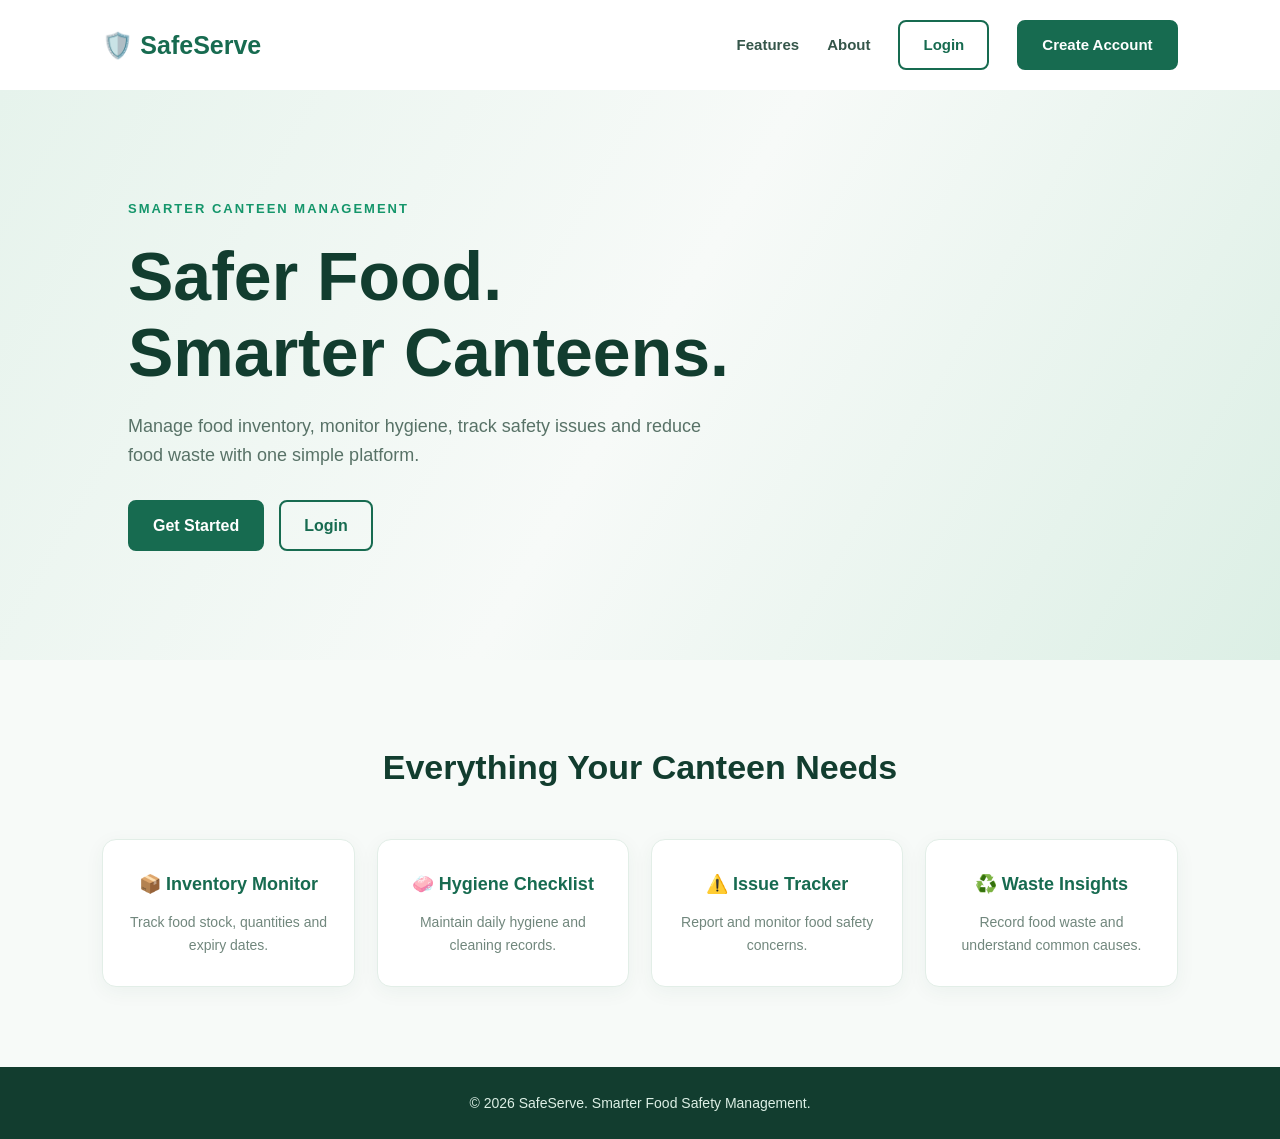
<file: index.html>
<!DOCTYPE html>
<html lang="en">
<head>
    <meta charset="UTF-8">
    <meta name="viewport" content="width=device-width, initial-scale=1.0">
    <title>SafeServe | Smart Canteen Management</title>
    <link rel="stylesheet" href="style.css">
</head>
<body>

    <header class="navbar">
        <div class="logo">🛡️ SafeServe</div>
        <nav>
            <a href="#features">Features</a>
            <a href="#about">About</a>
            <a href="login.html" class="btn-outline">Login</a>
            <a href="register.html" class="btn-primary">Create Account</a>
        </nav>
    </header>

    <main class="hero">
        <div class="hero-content">
            <p class="tagline">SMARTER CANTEEN MANAGEMENT</p>
            <h1>Safer Food.<br>Smarter Canteens.</h1>
            <p>
                Manage food inventory, monitor hygiene,
                track safety issues and reduce food waste
                with one simple platform.
            </p>

            <div class="hero-buttons">
                <a href="register.html" class="btn-primary">
                    Get Started
                </a>
                <a href="login.html" class="btn-outline">
                    Login
                </a>
            </div>
        </div>
    </main>

    <section id="features" class="features">
        <h2>Everything Your Canteen Needs</h2>

        <div class="feature-grid">
            <div class="feature-card">
                <h3>📦 Inventory Monitor</h3>
                <p>Track food stock, quantities and expiry dates.</p>
            </div>

            <div class="feature-card">
                <h3>🧼 Hygiene Checklist</h3>
                <p>Maintain daily hygiene and cleaning records.</p>
            </div>

            <div class="feature-card">
                <h3>⚠️ Issue Tracker</h3>
                <p>Report and monitor food safety concerns.</p>
            </div>

            <div class="feature-card">
                <h3>♻️ Waste Insights</h3>
                <p>Record food waste and understand common causes.</p>
            </div>
        </div>
    </section>

    <footer id="about">
        <p>© 2026 SafeServe. Smarter Food Safety Management.</p>
    </footer>

</body>
</html>
</file>
<file: style.css>
/* ===== GLOBAL STYLES ===== */

* {
    margin: 0;
    padding: 0;
    box-sizing: border-box;
}

html {
    scroll-behavior: smooth;
}

body {
    font-family: 'Segoe UI', Arial, sans-serif;
    background: #f7faf8;
    color: #183b30;
    line-height: 1.6;
}

/* ===== NAVBAR ===== */

.navbar {
    display: flex;
    justify-content: space-between;
    align-items: center;
    padding: 20px 8%;
    background: #ffffff;
    box-shadow: 0 2px 12px rgba(0, 0, 0, 0.05);
}

.logo {
    font-size: 25px;
    font-weight: 800;
    color: #176b50;
}

.navbar nav {
    display: flex;
    align-items: center;
    gap: 28px;
}

.navbar nav a {
    text-decoration: none;
    color: #35564a;
    font-size: 15px;
    font-weight: 600;
    transition: 0.3s;
}

.navbar nav a:hover {
    color: #15966b;
}

/* ===== BUTTONS ===== */

.btn-primary,
.btn-outline {
    display: inline-block;
    padding: 11px 23px;
    border-radius: 8px;
    text-decoration: none;
    font-weight: 700;
    transition: 0.3s;
}

.btn-primary {
    background: #176b50;
    color: white !important;
    border: 2px solid #176b50;
}

.btn-primary:hover {
    background: #10513c;
    border-color: #10513c;
    transform: translateY(-2px);
}

.btn-outline {
    border: 2px solid #176b50;
    color: #176b50 !important;
    background: transparent;
}

.btn-outline:hover {
    background: #e6f3ec;
    transform: translateY(-2px);
}

/* ===== HERO SECTION ===== */

.hero {
    min-height: 570px;
    display: flex;
    align-items: center;
    padding: 80px 10%;
    background: linear-gradient(
        120deg,
        #e6f3ec,
        #f7faf8,
        #dcefe5
    );
}

.hero-content {
    max-width: 700px;
}

.tagline {
    color: #15966b;
    font-size: 13px;
    font-weight: 800;
    letter-spacing: 2px;
    margin-bottom: 18px;
}

.hero h1 {
    font-size: clamp(42px, 6vw, 68px);
    line-height: 1.12;
    color: #123d2f;
    margin-bottom: 22px;
}

.hero-content > p:not(.tagline) {
    font-size: 18px;
    color: #587267;
    max-width: 580px;
    margin-bottom: 30px;
}

.hero-buttons {
    display: flex;
    gap: 15px;
    flex-wrap: wrap;
}

/* ===== FEATURES SECTION ===== */

.features {
    padding: 80px 8%;
    text-align: center;
}

.features h2 {
    font-size: 34px;
    color: #123d2f;
    margin-bottom: 45px;
}

.feature-grid {
    display: grid;
    grid-template-columns: repeat(4, 1fr);
    gap: 22px;
}

.feature-card {
    background: white;
    padding: 30px 22px;
    border-radius: 14px;
    border: 1px solid #e2eee7;
    box-shadow: 0 5px 20px rgba(20, 70, 50, 0.05);
    transition: 0.3s;
}

.feature-card:hover {
    transform: translateY(-7px);
    box-shadow: 0 12px 25px rgba(20, 70, 50, 0.10);
}

.feature-card h3 {
    color: #176b50;
    font-size: 18px;
    margin-bottom: 12px;
}

.feature-card p {
    color: #71877d;
    font-size: 14px;
}

/* ===== FOOTER ===== */

footer {
    text-align: center;
    padding: 25px;
    background: #123d2f;
    color: #dcefe5;
    font-size: 14px;
}

/* ===== RESPONSIVE DESIGN ===== */

@media (max-width: 900px) {
    .feature-grid {
        grid-template-columns: repeat(2, 1fr);
    }
}

@media (max-width: 650px) {
    .navbar {
        flex-direction: column;
        gap: 18px;
        padding: 20px;
    }

    .navbar nav {
        justify-content: center;
        flex-wrap: wrap;
        gap: 15px;
    }

    .hero {
        min-height: 450px;
        padding: 65px 7%;
    }

    .hero h1 {
        font-size: 43px;
    }

    .features {
        padding: 55px 7%;
    }

    .features h2 {
        font-size: 27px;
    }

    .feature-grid {
        grid-template-columns: 1fr;
    }
}

/* ===== AUTHENTICATION PAGES ===== */

.auth-body {
    min-height: 100vh;
    background: linear-gradient(135deg, #e6f3ec, #f7faf8);
    display: flex;
    justify-content: center;
    align-items: center;
    padding: 25px;
}

.auth-container {
    width: 100%;
    max-width: 440px;
}

.auth-logo {
    display: block;
    text-align: center;
    text-decoration: none;
    color: #176b50;
    font-size: 28px;
    font-weight: 800;
    margin-bottom: 25px;
}

.auth-card {
    background: white;
    padding: 40px;
    border-radius: 18px;
    box-shadow: 0 12px 35px rgba(20, 70, 50, 0.09);
}

.auth-card h1 {
    color: #123d2f;
    font-size: 30px;
    margin-bottom: 8px;
}

.auth-subtitle {
    color: #71877d;
    font-size: 14px;
    margin-bottom: 28px;
}

.form-group {
    margin-bottom: 20px;
}

.form-group label {
    display: block;
    font-weight: 600;
    color: #35564a;
    font-size: 14px;
    margin-bottom: 8px;
}

.form-group input {
    width: 100%;
    padding: 13px;
    border: 1px solid #d9e6de;
    border-radius: 8px;
    outline: none;
    font-size: 15px;
    font-family: inherit;
}

.form-group input:focus {
    border-color: #176b50;
    box-shadow: 0 0 0 3px rgba(23, 107, 80, 0.1);
}

.auth-submit {
    width: 100%;
    padding: 14px;
    background: #176b50;
    color: white;
    border: none;
    border-radius: 8px;
    font-size: 16px;
    font-weight: 700;
    cursor: pointer;
    transition: 0.3s;
}

.auth-submit:hover {
    background: #10513c;
}

.auth-switch {
    text-align: center;
    font-size: 14px;
    color: #71877d;
    margin-top: 25px;
}

.auth-switch a {
    color: #176b50;
    font-weight: 700;
    text-decoration: none;
}

.back-home {
    display: block;
    text-align: center;
    margin-top: 20px;
    color: #176b50;
    text-decoration: none;
    font-size: 14px;
}

.auth-message {
    font-size: 13px;
    margin-bottom: 12px;
    color: #b42318;
}

/* ===== REGISTRATION PAGE ===== */

.auth-card {
    max-height: 90vh;
    overflow-y: auto;
}

.auth-card::-webkit-scrollbar {
    width: 5px;
}

.auth-card::-webkit-scrollbar-thumb {
    background: #c9ded1;
    border-radius: 10px;
}

@media (max-width: 480px) {
    .auth-card {
        padding: 25px 20px;
    }

    .auth-card h1 {
        font-size: 26px;
    }
}
</file>
